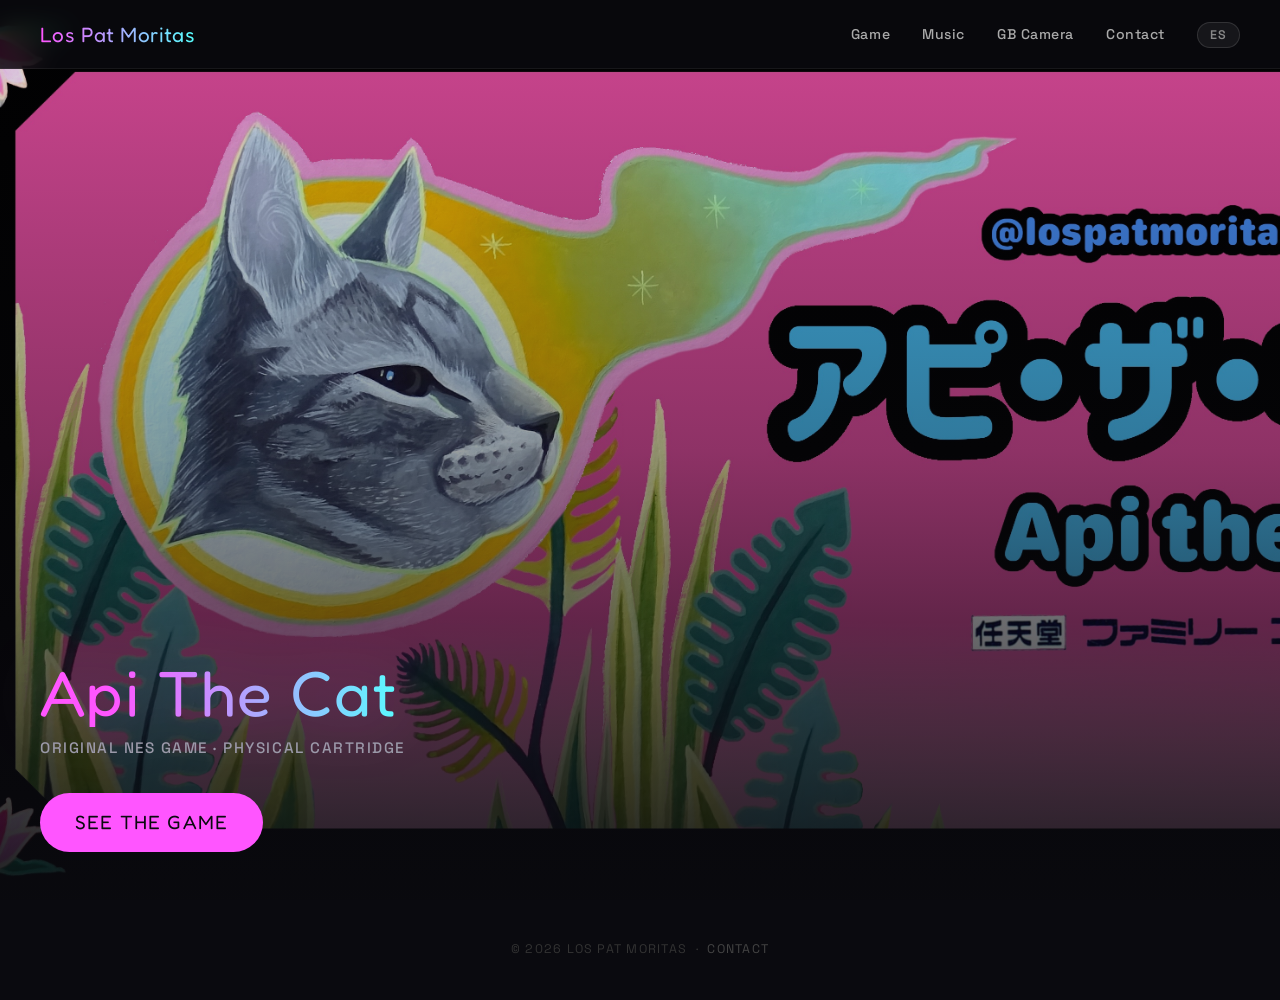
<file: index.html>
<!DOCTYPE html>
<html lang="es">
<head>
  <meta charset="UTF-8">
  <meta name="viewport" content="width=device-width, initial-scale=1.0">
  <title>Los Pat Moritas</title>
  <link rel="preconnect" href="https://fonts.googleapis.com">
  <link href="https://fonts.googleapis.com/css2?family=Fredoka+One&family=Space+Grotesk:wght@400;500;700&display=swap" rel="stylesheet">
  <link rel="stylesheet" href="css/style.css?v=3">
</head>
<body>

  <nav>
    <a class="logo" href="index.html">Los Pat Moritas</a>
    <ul>
      <li><a href="juego.html" data-i18n="nav.game">Juego</a></li>
      <li><a href="musica.html" data-i18n="nav.music">Música</a></li>
      <li><a href="gbcamera/index.html" data-i18n="nav.gbcamera">GB Camera</a></li>
      <li><a href="contacto.html" data-i18n="nav.contact">Contacto</a></li>
      <li><button id="lang-toggle" class="lang-btn">EN</button></li>
    </ul>
  </nav>

  <a class="hero" href="juego.html">
    <img src="assets/cover.jpg" alt="Api The Cat — NES cartridge game">
    <div class="hero-overlay"></div>
    <div class="hero-text">
      <h1>Api The Cat</h1>
      <p data-i18n="hero.subtitle">Juego original para NES · Cartucho físico</p>
      <span class="hero-cta" data-i18n="hero.cta">Ver el juego</span>
    </div>
  </a>

  <footer>
    <p><span data-i18n="footer.copy">© 2026 Los Pat Moritas</span> &nbsp;·&nbsp; <a href="contacto.html" data-i18n="nav.contact">Contacto</a></p>
  </footer>

  <script src="js/lang.js"></script>
</body>
</html>
</file>
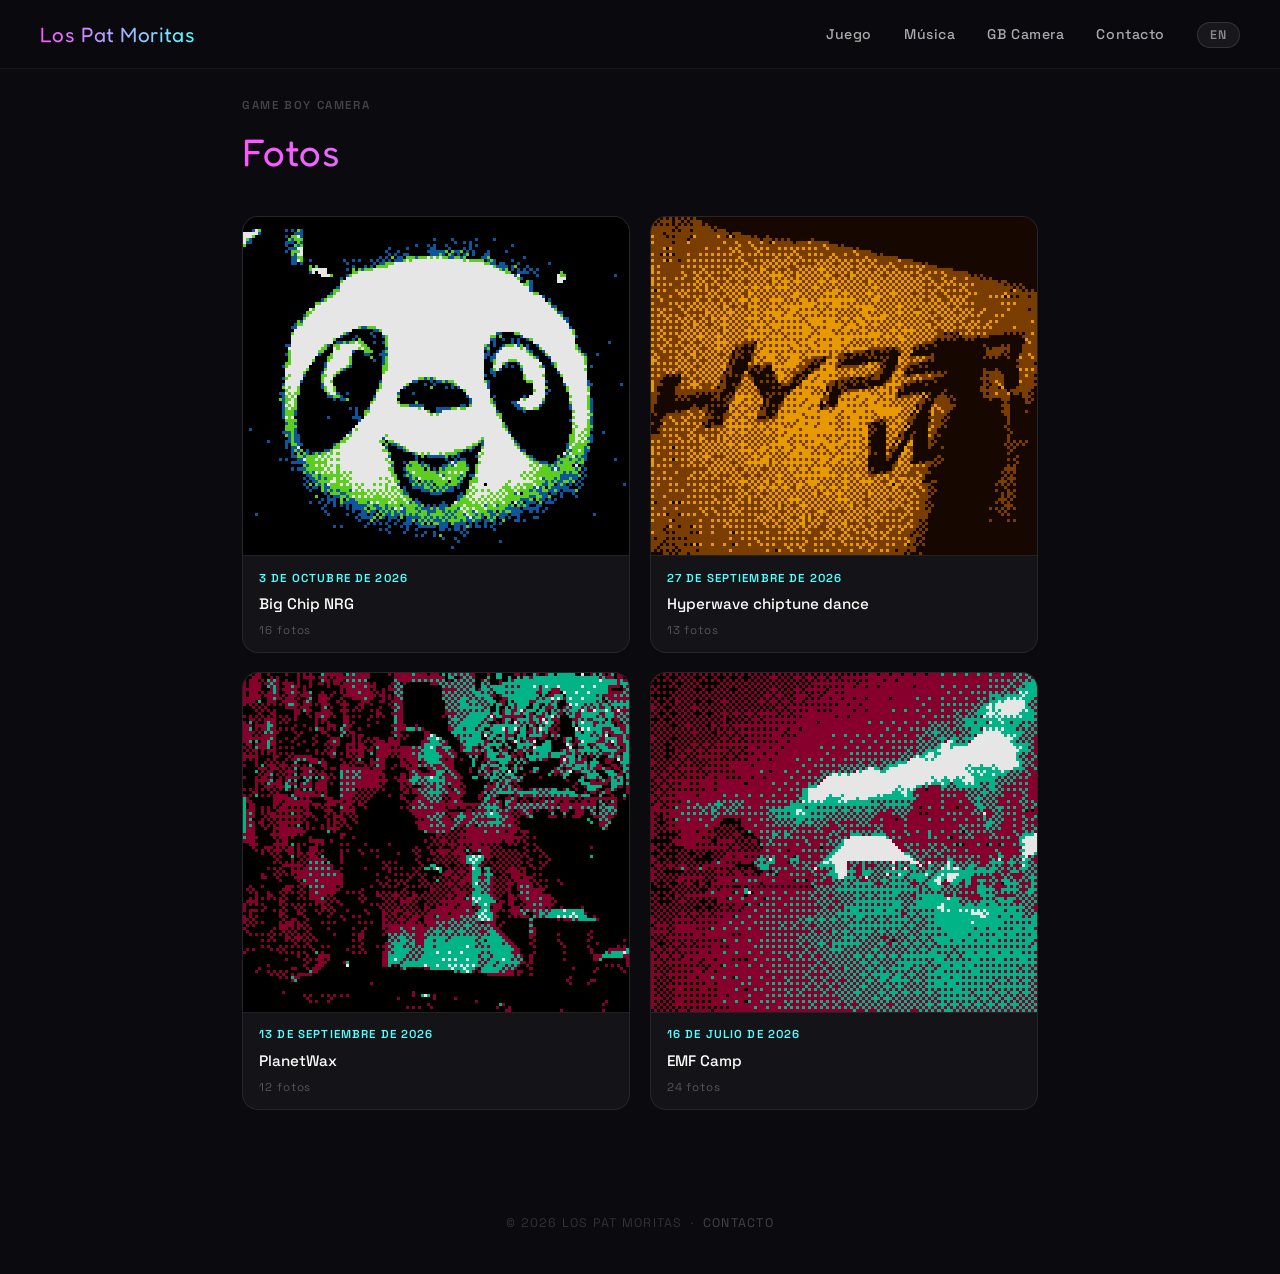
<file: gbcamera/index.html>
<!DOCTYPE html>
<html lang="es">
<head>
  <meta charset="UTF-8">
  <meta name="viewport" content="width=device-width, initial-scale=1.0">
  <title>Fotos — Los Pat Moritas</title>
  <link rel="preconnect" href="https://fonts.googleapis.com">
  <link href="https://fonts.googleapis.com/css2?family=Fredoka+One&family=Space+Grotesk:wght@400;500;700&display=swap" rel="stylesheet">
  <link rel="stylesheet" href="../css/style.css?v=3">
  <style>
    .gb-label { font-size:.72rem; color:#444; letter-spacing:.14em;
                 text-transform:uppercase; margin-bottom:.5rem; font-weight:600; }
    .albums { display:grid;
               grid-template-columns:repeat(auto-fill,minmax(260px,1fr));
               gap:1.2rem; margin-top:2rem; }
    .album-card { display:block; text-decoration:none; border-radius:16px;
                   overflow:hidden; border:1px solid rgba(255,255,255,0.08);
                   background:rgba(255,255,255,0.04);
                   transition:border-color .2s, transform .15s, box-shadow .2s; }
    .album-card:hover { border-color:var(--cyan); transform:translateY(-2px);
                         box-shadow:0 8px 24px -12px rgba(85,255,255,0.4); }
    .album-card img { width:100%; aspect-ratio:128/112; object-fit:cover;
                       display:block; image-rendering:pixelated;
                       filter:brightness(0.9); transition:filter .2s; }
    .album-card:hover img { filter:brightness(1.05); }
    .album-info { padding:.8rem 1rem; border-top:1px solid rgba(255,255,255,0.06); }
    .album-date { font-size:.72rem; color:var(--cyan); letter-spacing:.1em;
                   text-transform:uppercase; margin-bottom:.3rem; font-weight:600; }
    .album-title { font-size:.95rem; color:var(--white); font-weight:500; }
    .album-count { font-size:.72rem; color:#555; margin-top:.3rem; letter-spacing:.08em; }
  </style>
</head>
<body>

  <nav>
    <a class="logo" href="../index.html">Los Pat Moritas</a>
    <ul>
      <li><a href="../juego.html" data-i18n="nav.game">Juego</a></li>
      <li><a href="../musica.html" data-i18n="nav.music">Música</a></li>
      <li><a href="../gbcamera/index.html" data-i18n="nav.gbcamera">GB Camera</a></li>
      <li><a href="../contacto.html" data-i18n="nav.contact">Contacto</a></li>
      <li><button id="lang-toggle" class="lang-btn">EN</button></li>
    </ul>
  </nav>

  <section class="page-section">
    <p class="gb-label">Game Boy Camera</p>
    <h2>Fotos</h2>
    <div class="albums">
      <a class="album-card" href="261003-big-chip-nrg/index.html">
        <img src="261003-big-chip-nrg/IMG_PC01.png" alt="Big Chip NRG">
        <div class="album-info">
          <p class="album-date">3 de octubre de 2026</p>
          <p class="album-title">Big Chip NRG</p>
          <p class="album-count">16 fotos</p>
        </div>
      </a>
      <a class="album-card" href="260927-hyperwave-chiptune-dance/index.html">
        <img src="260927-hyperwave-chiptune-dance/IMG_PC00.png" alt="Hyperwave chiptune dance">
        <div class="album-info">
          <p class="album-date">27 de septiembre de 2026</p>
          <p class="album-title">Hyperwave chiptune dance</p>
          <p class="album-count">13 fotos</p>
        </div>
      </a>
      <a class="album-card" href="260913-planetwax/index.html">
        <img src="260913-planetwax/IMG_PC02.png" alt="PlanetWax">
        <div class="album-info">
          <p class="album-date">13 de septiembre de 2026</p>
          <p class="album-title">PlanetWax</p>
          <p class="album-count">12 fotos</p>
        </div>
      </a>
      <a class="album-card" href="260716-emf-camp/index.html">
        <img src="260716-emf-camp/IMG_PC01.png" alt="EMF Camp">
        <div class="album-info">
          <p class="album-date">16 de julio de 2026</p>
          <p class="album-title">EMF Camp</p>
          <p class="album-count">24 fotos</p>
        </div>
      </a>
    </div>
  </section>

  <footer>
    <p>© 2026 Los Pat Moritas &nbsp;·&nbsp; <a href="../contacto.html">Contacto</a></p>
  </footer>

</body>
</html>
</file>
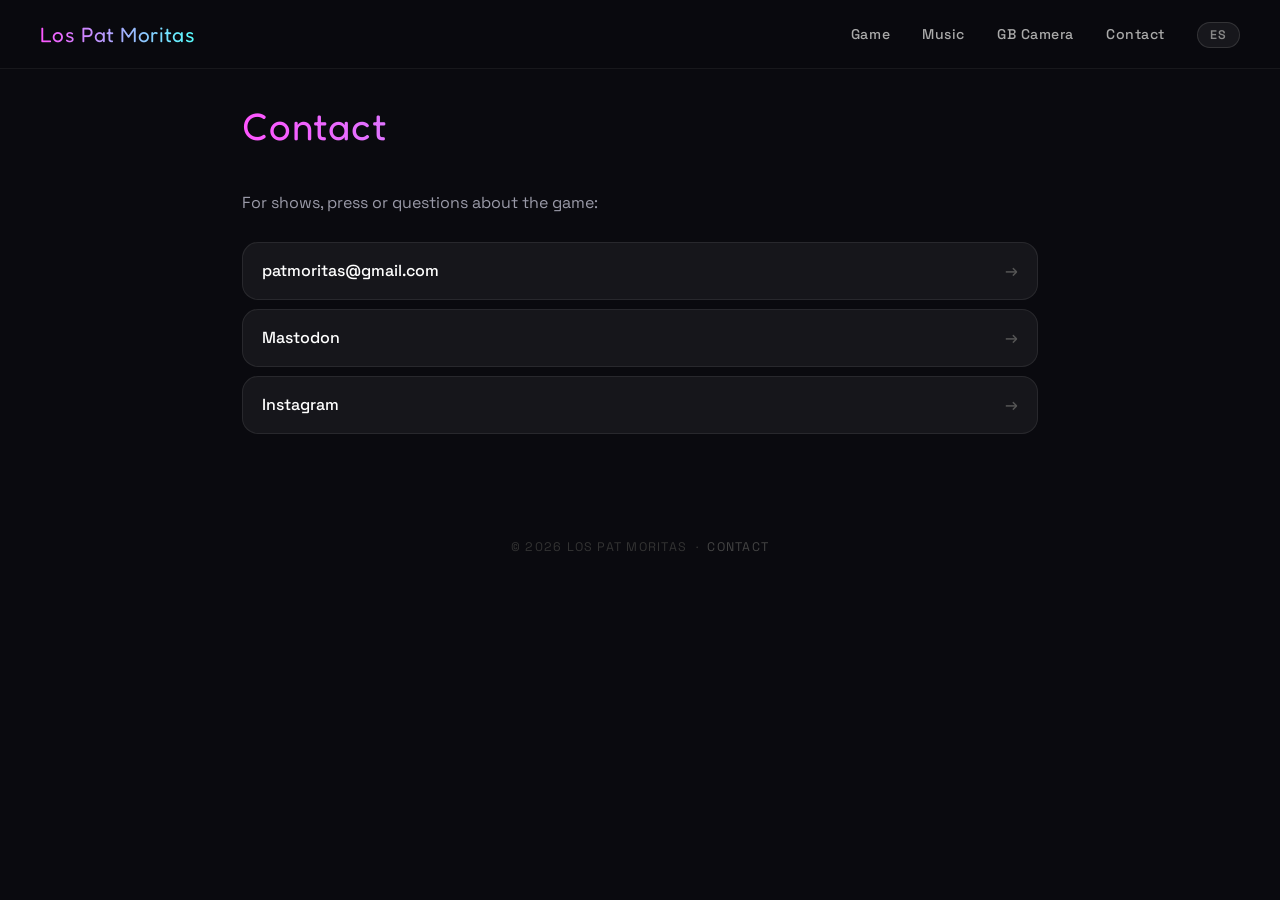
<file: contacto.html>
<!DOCTYPE html>
<html lang="es">
<head>
  <meta charset="UTF-8">
  <meta name="viewport" content="width=device-width, initial-scale=1.0">
  <title>Contacto — Los Pat Moritas</title>
  <link rel="preconnect" href="https://fonts.googleapis.com">
  <link href="https://fonts.googleapis.com/css2?family=Fredoka+One&family=Space+Grotesk:wght@400;500;700&display=swap" rel="stylesheet">
  <link rel="stylesheet" href="css/style.css?v=3">
</head>
<body>

  <nav>
    <a class="logo" href="index.html">Los Pat Moritas</a>
    <ul>
      <li><a href="juego.html" data-i18n="nav.game">Juego</a></li>
      <li><a href="musica.html" data-i18n="nav.music">Música</a></li>
      <li><a href="gbcamera/index.html" data-i18n="nav.gbcamera">GB Camera</a></li>
      <li><a href="contacto.html" data-i18n="nav.contact">Contacto</a></li>
      <li><button id="lang-toggle" class="lang-btn">EN</button></li>
    </ul>
  </nav>

  <section class="page-section">
    <h2 data-i18n="contact.title">Contacto</h2>

    <p class="game-description" data-i18n="contact.desc">
      Para shows, prensa o preguntas sobre el juego:
    </p>

    <div class="music-links">
      <a href="mailto:patmoritas@gmail.com">patmoritas@gmail.com</a>
      <a href="https://mastodonapp.uk/@nakumorita" target="_blank" rel="noopener">Mastodon</a>
      <a href="https://www.instagram.com/lospatmoritas/" target="_blank" rel="noopener">Instagram</a>
    </div>
  </section>

  <footer>
    <p><span data-i18n="footer.copy">© 2026 Los Pat Moritas</span> &nbsp;·&nbsp; <a href="contacto.html" data-i18n="nav.contact">Contacto</a></p>
  </footer>

  <script src="js/lang.js"></script>
</body>
</html>
</file>
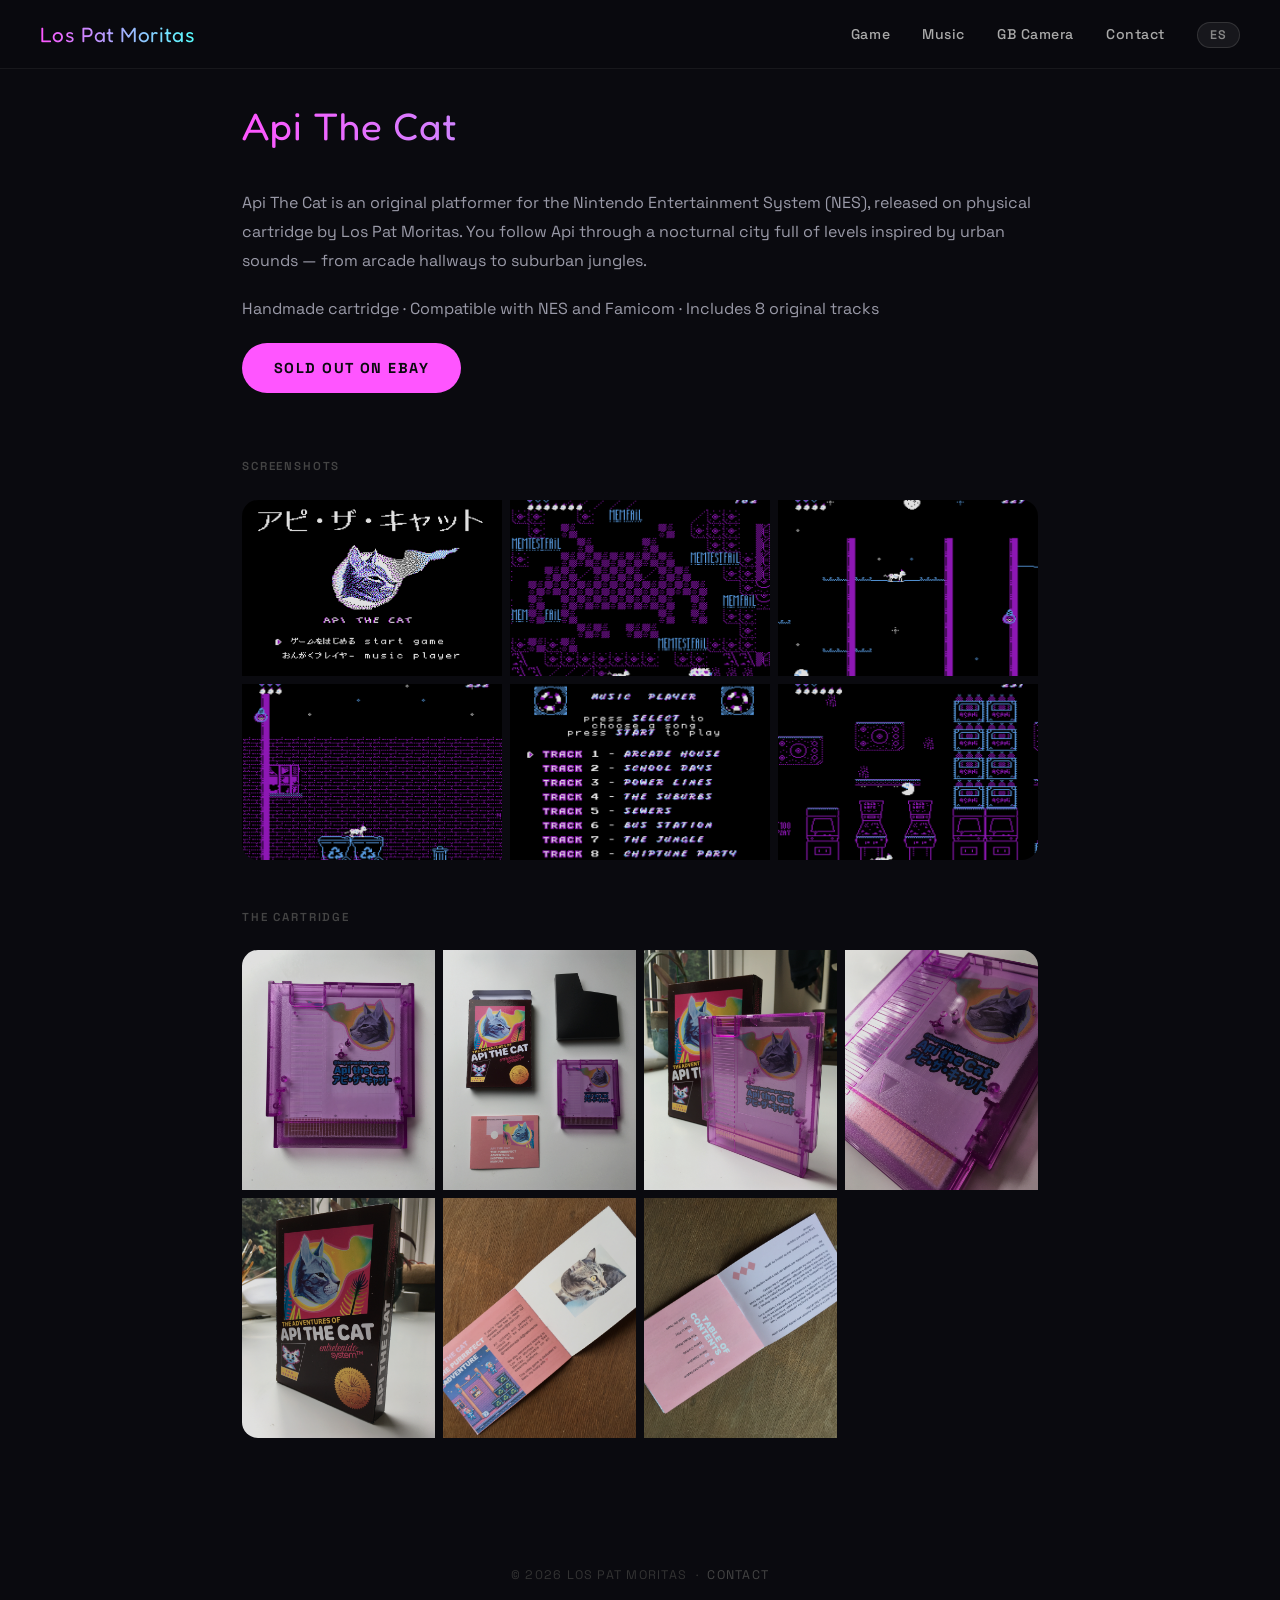
<file: juego.html>
<!DOCTYPE html>
<html lang="es">
<head>
  <meta charset="UTF-8">
  <meta name="viewport" content="width=device-width, initial-scale=1.0">
  <title>Api The Cat — Los Pat Moritas</title>
  <link rel="preconnect" href="https://fonts.googleapis.com">
  <link href="https://fonts.googleapis.com/css2?family=Fredoka+One&family=Space+Grotesk:wght@400;500;700&display=swap" rel="stylesheet">
  <link rel="stylesheet" href="css/style.css?v=3">
</head>
<body>

  <nav>
    <a class="logo" href="index.html">Los Pat Moritas</a>
    <ul>
      <li><a href="juego.html" data-i18n="nav.game">Juego</a></li>
      <li><a href="musica.html" data-i18n="nav.music">Música</a></li>
      <li><a href="gbcamera/index.html" data-i18n="nav.gbcamera">GB Camera</a></li>
      <li><a href="contacto.html" data-i18n="nav.contact">Contacto</a></li>
      <li><button id="lang-toggle" class="lang-btn">EN</button></li>
    </ul>
  </nav>

  <section class="page-section">
    <h2 data-i18n="game.title">Api The Cat</h2>

    <!-- Reemplazar src con el GIF real cuando esté listo -->
    <!-- <img class="game-gif" src="assets/gameplay.gif" alt="Api The Cat gameplay"> -->

    <p class="game-description" data-i18n="game.desc1">
      Api The Cat es un juego de plataformas original para Nintendo Entertainment System (NES),
      publicado en cartucho físico por Los Pat Moritas. Seguís a Api por una ciudad nocturna llena
      de niveles inspirados en sonidos urbanos — desde pasillos de arcade hasta junglas suburbanas.
    </p>

    <p class="game-description" data-i18n="game.desc2">
      Cartucho fabricado a mano · Compatible con NES y Famicom · Incluye 8 temas originales
    </p>

    <a class="buy-btn" href="https://ebay.io/m/71YJVq" target="_blank" rel="noopener" data-i18n="game.buyEbay">
      Comprar en eBay
    </a>

    <h3 class="screenshots-title" data-i18n="game.screenshots">Capturas de pantalla</h3>

    <div class="game-screenshots game-screenshots--wide">
      <img src="assets/screenshots/screen-01.png" alt="Api The Cat">
      <img src="assets/screenshots/screen-04.png" alt="Api The Cat">
      <img src="assets/screenshots/screen-05.png" alt="Api The Cat">
      <img src="assets/screenshots/screen-06.png" alt="Api The Cat">
      <img src="assets/screenshots/screen-11.png" alt="Api The Cat">
      <img src="assets/screenshots/screen-14.png" alt="Api The Cat">
    </div>

    <h3 class="screenshots-title" data-i18n="game.cartridge">El cartucho</h3>

    <div class="game-screenshots">
      <img src="assets/fotos/cartucho-front.jpg" alt="Api The Cat cartridge">
      <img src="assets/fotos/contenido-completo.jpg" alt="Api The Cat complete contents">
      <img src="assets/fotos/cartucho-caja.jpg" alt="Api The Cat cartridge and box">
      <img src="assets/fotos/cartucho-detalle2.jpg" alt="Api The Cat cartridge detail">
      <img src="assets/fotos/caja-frente2.jpg" alt="Api The Cat box front">
      <img src="assets/fotos/manual-abierto.jpg" alt="Api The Cat manual">
      <img src="assets/fotos/manual-contenido.jpg" alt="Api The Cat manual contents">
    </div>
  </section>

  <footer>
    <p><span data-i18n="footer.copy">© 2026 Los Pat Moritas</span> &nbsp;·&nbsp; <a href="contacto.html" data-i18n="nav.contact">Contacto</a></p>
  </footer>

  <script src="js/lang.js"></script>
</body>
</html>
</file>
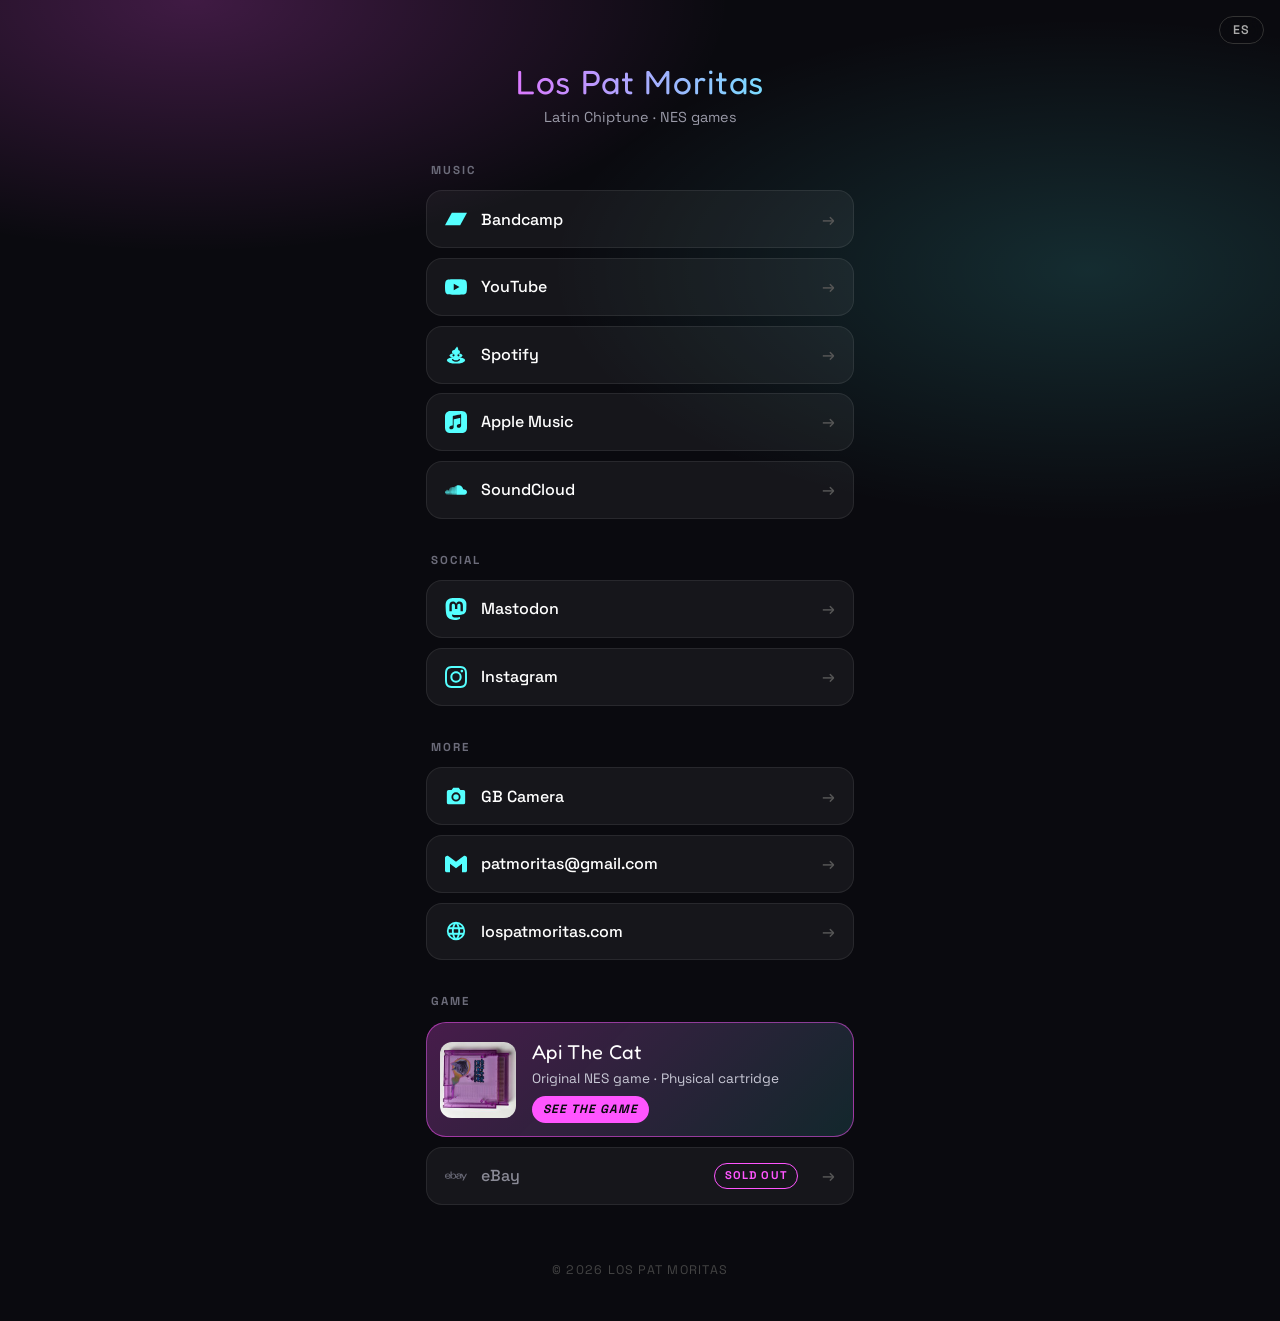
<file: links.html>
<!DOCTYPE html>
<html lang="es">
<head>
  <meta charset="UTF-8">
  <meta name="viewport" content="width=device-width, initial-scale=1.0">
  <title>Los Pat Moritas · Links</title>
  <meta name="description" content="Latin Chiptune y Api The Cat, juego original para NES.">
  <meta name="theme-color" content="#0a0a0f">
  <link rel="preconnect" href="https://fonts.googleapis.com">
  <link href="https://fonts.googleapis.com/css2?family=Fredoka+One&family=Space+Grotesk:wght@400;500;700&display=swap" rel="stylesheet">
  <link rel="stylesheet" href="css/style.css?v=2">
  <style>
    body.lt {
      min-height: 100vh;
      font-family: 'Space Grotesk', system-ui, sans-serif;
      background:
        radial-gradient(60% 40% at 15% 0%, rgba(255, 85, 255, 0.22), transparent 70%),
        radial-gradient(60% 40% at 85% 30%, rgba(85, 255, 255, 0.14), transparent 70%),
        #0a0a0f;
      background-attachment: fixed;
    }

    .lt-lang {
      position: fixed;
      top: 1rem;
      right: 1rem;
      z-index: 10;
      border-radius: 999px;
      padding: 0.3rem 0.8rem;
      background: rgba(10, 10, 15, 0.6);
      backdrop-filter: blur(8px);
      color: #aaa;
      border-color: #333;
    }

    .lt-wrap {
      max-width: 460px;
      margin: 0 auto;
      padding: 1.5rem 1rem 2rem;
    }


    .lt-title {
      margin-top: 2.5rem;
      text-align: center;
      font-family: 'Fredoka One', cursive;
      font-weight: normal;
      font-size: 2.1rem;
      line-height: 1.1;
      letter-spacing: 0.02em;
      background: linear-gradient(90deg, var(--magenta), var(--cyan));
      -webkit-background-clip: text;
      background-clip: text;
      color: transparent;
    }

    .lt-tagline {
      margin-top: 0.3rem;
      text-align: center;
      font-size: 0.9rem;
      color: #9a9aa8;
    }

    .lt-heading {
      margin: 2rem 0 0.7rem 0.3rem;
      font-size: 0.72rem;
      font-weight: 700;
      letter-spacing: 0.18em;
      text-transform: uppercase;
      color: #6c6c7a;
    }

    .lt-list {
      display: flex;
      flex-direction: column;
      gap: 0.6rem;
    }

    .lt-link {
      display: flex;
      align-items: center;
      gap: 0.9rem;
      padding: 0.95rem 1.1rem;
      border-radius: 16px;
      background: rgba(255, 255, 255, 0.05);
      border: 1px solid rgba(255, 255, 255, 0.08);
      color: var(--white);
      font-size: 1rem;
      font-weight: 500;
      text-decoration: none;
      overflow-wrap: anywhere;
      transition: transform 0.15s, border-color 0.2s, background 0.2s, box-shadow 0.2s;
    }

    .lt-link:hover,
    .lt-link:focus-visible {
      transform: translateY(-2px);
      border-color: var(--cyan);
      background: rgba(85, 255, 255, 0.08);
      box-shadow: 0 8px 24px -12px rgba(85, 255, 255, 0.6);
      outline: none;
    }

    .lt-link:active { transform: scale(0.98); }

    .lt-link::after {
      content: '→';
      margin-left: auto;
      color: #555;
      transition: color 0.2s, transform 0.2s;
    }

    .lt-link:hover::after { color: var(--cyan); transform: translateX(3px); }

    .lt-icon {
      flex: none;
      width: 22px;
      height: 22px;
      background: var(--cyan);
      -webkit-mask: var(--i) center / contain no-repeat;
      mask: var(--i) center / contain no-repeat;
    }

    /* Api The Cat card */
    .lt-game {
      display: flex;
      align-items: center;
      gap: 1rem;
      padding: 0.8rem;
      border-radius: 20px;
      background: linear-gradient(135deg, rgba(255, 85, 255, 0.25), rgba(85, 255, 255, 0.12));
      border: 1px solid rgba(255, 85, 255, 0.5);
      color: var(--white);
      text-decoration: none;
      transition: transform 0.15s, box-shadow 0.2s;
    }

    .lt-game:hover {
      transform: translateY(-2px);
      box-shadow: 0 12px 30px -12px rgba(255, 85, 255, 0.7);
    }

    .lt-game img {
      flex: none;
      width: 76px;
      height: 76px;
      border-radius: 12px;
      object-fit: cover;
    }

    .lt-game strong {
      display: block;
      font-family: 'Fredoka One', cursive;
      font-weight: normal;
      font-size: 1.25rem;
      letter-spacing: 0.02em;
    }

    .lt-game span {
      display: block;
      font-size: 0.85rem;
      color: #c9c9d6;
    }

    .lt-game .lt-cta {
      margin-top: 0.4rem;
      display: inline-block;
      padding: 0.25rem 0.7rem;
      border-radius: 999px;
      background: var(--magenta);
      color: var(--black);
      font-size: 0.75rem;
      font-weight: 700;
      letter-spacing: 0.08em;
      text-transform: uppercase;
    }

    .lt-soldout { color: #8a8a96; }
    .lt-soldout .lt-icon { background: #6c6c7a; }

    .lt-badge {
      margin-left: auto;
      padding: 0.2rem 0.6rem;
      border-radius: 999px;
      border: 1px solid var(--magenta);
      color: var(--magenta);
      font-size: 0.7rem;
      font-weight: 700;
      letter-spacing: 0.1em;
      text-transform: uppercase;
    }

    .lt-soldout::after { margin-left: 0.6rem; }

    body.lt footer {
      border-top: none;
      padding: 1.5rem 1rem 2.5rem;
      color: #444;
      font-family: 'Space Grotesk', system-ui, sans-serif;
    }
  </style>
</head>
<body class="lt">

  <button id="lang-toggle" class="lang-btn lt-lang">EN</button>

  <main class="lt-wrap">

    <h1 class="lt-title">Los Pat Moritas</h1>
    <p class="lt-tagline" data-i18n="links.tagline">Latin Chiptune · Juegos para NES</p>

    <h2 class="lt-heading" data-i18n="nav.music">Música</h2>
    <div class="lt-list">
      <a class="lt-link" href="https://nakumorita.bandcamp.com" target="_blank" rel="noopener"><i class="lt-icon" style="--i:url(assets/icons/bandcamp.svg)"></i>Bandcamp</a>
      <a class="lt-link" id="yt-link" href="https://www.youtube.com/watch?v=zd194ZJDv5o&list=PLIrZHScjLze4" target="_blank" rel="noopener"><i class="lt-icon" style="--i:url(assets/icons/youtube.svg)"></i>YouTube</a>
      <a class="lt-link" href="https://open.spotify.com/artist/2Is9MSVACGwSVnPEmUxqer" target="_blank" rel="noopener"><i class="lt-icon" style="--i:url(assets/icons/poop.svg)"></i>Spotify</a>
      <a class="lt-link" href="https://music.apple.com/us/artist/los-pat-moritas/1152970094" target="_blank" rel="noopener"><i class="lt-icon" style="--i:url(assets/icons/applemusic.svg)"></i>Apple Music</a>
      <a class="lt-link" href="https://soundcloud.com/patmoritas" target="_blank" rel="noopener"><i class="lt-icon" style="--i:url(assets/icons/soundcloud.svg)"></i>SoundCloud</a>
    </div>

    <h2 class="lt-heading" data-i18n="links.social">Redes</h2>
    <div class="lt-list">
      <a class="lt-link" href="https://mastodonapp.uk/@nakumorita" target="_blank" rel="noopener"><i class="lt-icon" style="--i:url(assets/icons/mastodon.svg)"></i>Mastodon</a>
      <a class="lt-link" href="https://www.instagram.com/lospatmoritas/" target="_blank" rel="noopener"><i class="lt-icon" style="--i:url(assets/icons/instagram.svg)"></i>Instagram</a>
    </div>

    <h2 class="lt-heading" data-i18n="links.more">Más</h2>
    <div class="lt-list">
      <a class="lt-link" href="gbcamera/index.html"><i class="lt-icon" style="--i:url(assets/icons/camera.svg)"></i>GB Camera</a>
      <a class="lt-link" href="mailto:patmoritas@gmail.com"><i class="lt-icon" style="--i:url(assets/icons/gmail.svg)"></i>patmoritas@gmail.com</a>
      <a class="lt-link" href="index.html"><i class="lt-icon" style="--i:url(assets/icons/globe.svg)"></i>lospatmoritas.com</a>
    </div>

    <h2 class="lt-heading" data-i18n="links.game">Juego</h2>
    <div class="lt-list">
      <a class="lt-game" href="juego.html">
        <img src="assets/cart-thumb.jpg" alt="">
        <div>
          <strong>Api The Cat</strong>
          <span data-i18n="hero.subtitle">Juego original para NES · Cartucho físico</span>
          <em class="lt-cta" data-i18n="hero.cta">Ver el juego</em>
        </div>
      </a>
      <a class="lt-link lt-soldout" href="https://ebay.io/m/71YJVq" target="_blank" rel="noopener"><i class="lt-icon" style="--i:url(assets/icons/ebay.svg)"></i><span>eBay</span><b class="lt-badge" data-i18n="links.soldout">Agotado</b></a>
    </div>
  </main>

  <footer>
    <p><span data-i18n="footer.copy">© 2026 Los Pat Moritas</span></p>
  </footer>

  <script src="js/lang.js"></script>
  <script>
    const idx = Math.floor(Math.random() * 15) + 1;
    document.getElementById('yt-link').href =
      `https://www.youtube.com/watch?v=zd194ZJDv5o&list=PLIrZHScjLze4&index=${idx}`;
  </script>
  <script>
    Object.assign(translations.es, {
      'links.tagline': 'Latin Chiptune · Juegos para NES',
      'links.social':  'Redes',
      'links.more':    'Más',
      'links.game':    'Juego',
      'links.soldout': 'Agotado',
    });
    Object.assign(translations.en, {
      'links.tagline': 'Latin Chiptune · NES games',
      'links.social':  'Social',
      'links.more':    'More',
      'links.game':    'Game',
      'links.soldout': 'Sold out',
    });
  </script>
</body>
</html>
</file>
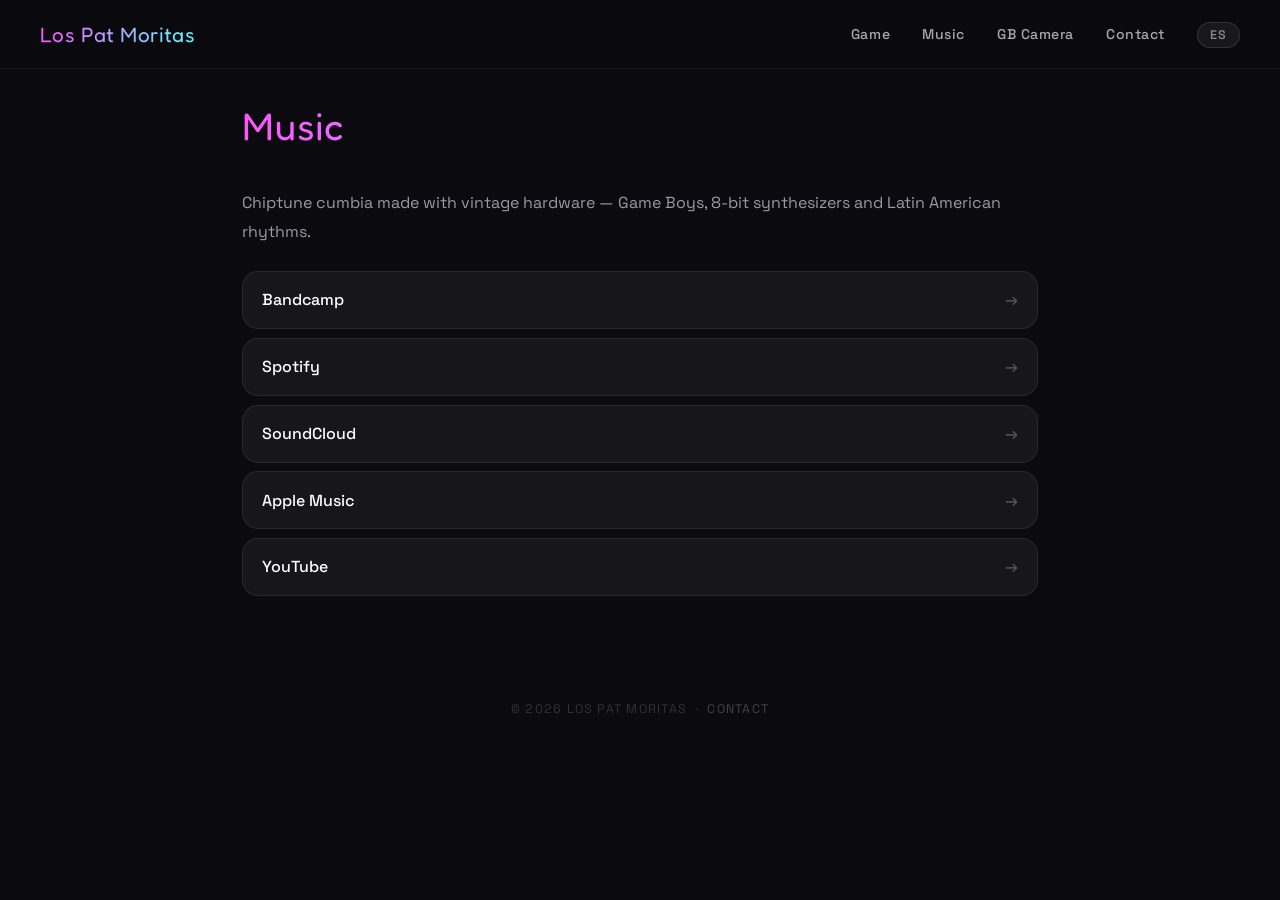
<file: musica.html>
<!DOCTYPE html>
<html lang="es">
<head>
  <meta charset="UTF-8">
  <meta name="viewport" content="width=device-width, initial-scale=1.0">
  <title>Música — Los Pat Moritas</title>
  <link rel="preconnect" href="https://fonts.googleapis.com">
  <link href="https://fonts.googleapis.com/css2?family=Fredoka+One&family=Space+Grotesk:wght@400;500;700&display=swap" rel="stylesheet">
  <link rel="stylesheet" href="css/style.css?v=3">
</head>
<body>

  <nav>
    <a class="logo" href="index.html">Los Pat Moritas</a>
    <ul>
      <li><a href="juego.html" data-i18n="nav.game">Juego</a></li>
      <li><a href="musica.html" data-i18n="nav.music">Música</a></li>
      <li><a href="gbcamera/index.html" data-i18n="nav.gbcamera">GB Camera</a></li>
      <li><a href="contacto.html" data-i18n="nav.contact">Contacto</a></li>
      <li><button id="lang-toggle" class="lang-btn">EN</button></li>
    </ul>
  </nav>

  <section class="page-section">
    <h2 data-i18n="music.title">Música</h2>

    <p class="game-description" data-i18n="music.desc">
      Cumbia chiptune hecha con hardware vintage — Game Boys, sintetizadores de 8 bits
      y ritmos latinoamericanos.
    </p>

    <div class="music-links">
      <a href="https://nakumorita.bandcamp.com" target="_blank" rel="noopener">Bandcamp</a>
      <a href="https://open.spotify.com/artist/2Is9MSVACGwSVnPEmUxqer" target="_blank" rel="noopener">Spotify</a>
      <a href="https://soundcloud.com/patmoritas" target="_blank" rel="noopener">SoundCloud</a>
      <a href="https://music.apple.com/us/artist/los-pat-moritas/1152970094" target="_blank" rel="noopener">Apple Music</a>
      <a href="https://www.youtube.com/c/LosPatMoritas" target="_blank" rel="noopener">YouTube</a>
    </div>
  </section>

  <footer>
    <p><span data-i18n="footer.copy">© 2026 Los Pat Moritas</span> &nbsp;·&nbsp; <a href="contacto.html" data-i18n="nav.contact">Contacto</a></p>
  </footer>

  <script src="js/lang.js"></script>
</body>
</html>
</file>
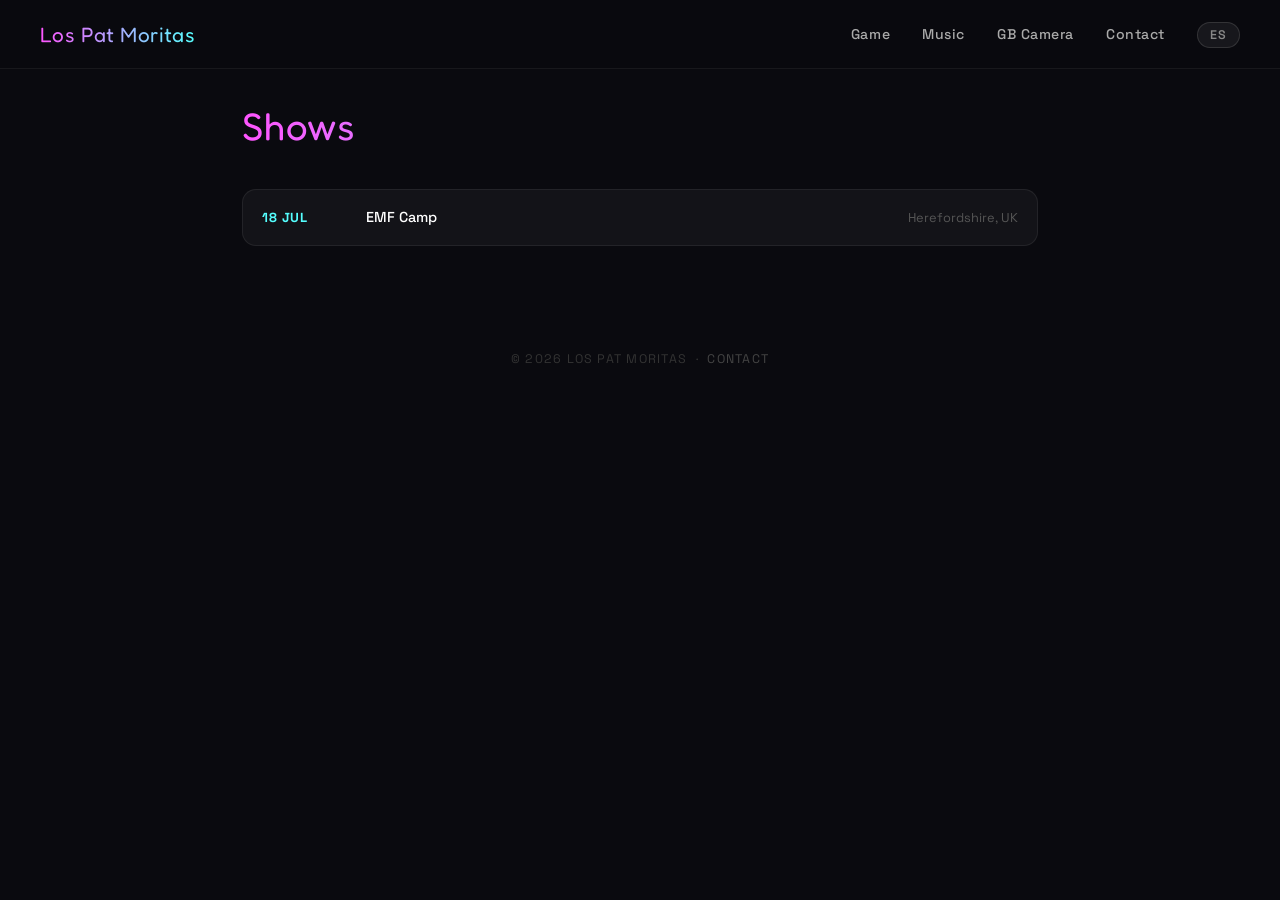
<file: shows.html>
<!DOCTYPE html>
<html lang="es">
<head>
  <meta charset="UTF-8">
  <meta name="viewport" content="width=device-width, initial-scale=1.0">
  <title>Shows — Los Pat Moritas</title>
  <link rel="preconnect" href="https://fonts.googleapis.com">
  <link href="https://fonts.googleapis.com/css2?family=Fredoka+One&family=Space+Grotesk:wght@400;500;700&display=swap" rel="stylesheet">
  <link rel="stylesheet" href="css/style.css?v=3">
</head>
<body>

  <nav>
    <a class="logo" href="index.html">Los Pat Moritas</a>
    <ul>
      <li><a href="juego.html" data-i18n="nav.game">Juego</a></li>
      <li><a href="musica.html" data-i18n="nav.music">Música</a></li>
      <li><a href="gbcamera/index.html" data-i18n="nav.gbcamera">GB Camera</a></li>
      <li><a href="contacto.html" data-i18n="nav.contact">Contacto</a></li>
      <li><button id="lang-toggle" class="lang-btn">EN</button></li>
    </ul>
  </nav>

  <section class="page-section">
    <h2 data-i18n="shows.title">Shows</h2>

    <ul class="shows-list">
      <li>
        <span class="date">18 JUL</span>
        <a class="venue" href="https://www.emfcamp.org" target="_blank" rel="noopener">EMF Camp</a>
        <span class="city">Herefordshire, UK</span>
      </li>
    </ul>
  </section>

  <footer>
    <p><span data-i18n="footer.copy">© 2026 Los Pat Moritas</span> &nbsp;·&nbsp; <a href="contacto.html" data-i18n="nav.contact">Contacto</a></p>
  </footer>

  <script src="js/lang.js"></script>
</body>
</html>
</file>
<file: css/style.css>
:root {
  --black:   #0a0a0f;
  --cyan:    #55FFFF;
  --magenta: #FF55FF;
  --white:   #FFFFFF;
}

*, *::before, *::after { box-sizing: border-box; margin: 0; padding: 0; }

html { scroll-behavior: smooth; }

body {
  background: var(--black);
  color: var(--white);
  font-family: 'Space Grotesk', system-ui, sans-serif;
  font-size: 16px;
  line-height: 1.6;
}

/* ── NAV ── */
nav {
  position: fixed;
  top: 0;
  left: 0;
  right: 0;
  z-index: 100;
  display: flex;
  justify-content: space-between;
  align-items: center;
  padding: 1.1rem 2.5rem;
  background: rgba(10, 10, 15, 0.85);
  backdrop-filter: blur(12px);
  border-bottom: 1px solid rgba(255, 255, 255, 0.06);
}

nav .logo {
  font-family: 'Fredoka One', cursive;
  font-size: 1.3rem;
  font-weight: normal;
  background: linear-gradient(90deg, var(--magenta), var(--cyan));
  -webkit-background-clip: text;
  background-clip: text;
  color: transparent;
  text-decoration: none;
  letter-spacing: 0.02em;
}

nav ul {
  list-style: none;
  display: flex;
  gap: 2rem;
}

nav ul a {
  color: #aaa;
  text-decoration: none;
  font-size: 0.88rem;
  font-weight: 500;
  letter-spacing: 0.04em;
  transition: color 0.2s;
}

nav ul a:hover { color: var(--cyan); }

.lang-btn {
  background: rgba(255, 255, 255, 0.06);
  border: 1px solid rgba(255, 255, 255, 0.12);
  border-radius: 999px;
  color: #888;
  font-family: inherit;
  font-size: 0.78rem;
  font-weight: 600;
  letter-spacing: 0.08em;
  padding: 0.25rem 0.75rem;
  cursor: pointer;
  transition: border-color 0.2s, color 0.2s;
}

.lang-btn:hover {
  border-color: var(--cyan);
  color: var(--cyan);
}

/* ── HERO ── */
.hero {
  position: relative;
  width: 100%;
  height: 100vh;
  display: flex;
  align-items: flex-end;
  justify-content: flex-start;
  overflow: hidden;
  cursor: pointer;
  text-decoration: none;
}

.hero img {
  position: absolute;
  inset: 0;
  width: 100%;
  height: 100%;
  object-fit: cover;
  object-position: 10% center;
  display: block;
}

.hero-overlay {
  position: absolute;
  inset: 0;
  background: linear-gradient(
    to top,
    rgba(10, 10, 15, 0.92) 0%,
    rgba(10, 10, 15, 0.4) 50%,
    rgba(10, 10, 15, 0.1) 100%
  );
}

.hero-text {
  position: relative;
  z-index: 2;
  padding: 3rem 2.5rem;
}

.hero-text h1 {
  font-family: 'Fredoka One', cursive;
  font-size: clamp(2.4rem, 5vw, 4.5rem);
  font-weight: normal;
  background: linear-gradient(90deg, var(--magenta) 20%, var(--cyan) 100%);
  -webkit-background-clip: text;
  background-clip: text;
  color: transparent;
  letter-spacing: 0.02em;
  line-height: 1.05;
  filter: drop-shadow(0 0 32px rgba(255, 85, 255, 0.3));
}

.hero-text p {
  margin-top: 0.6rem;
  font-size: 0.95rem;
  font-weight: 500;
  color: #9a9aa8;
  letter-spacing: 0.1em;
  text-transform: uppercase;
}

.hero-cta {
  display: inline-block;
  margin-top: 2rem;
  padding: 0.9rem 2.2rem;
  border-radius: 999px;
  background: var(--magenta);
  color: var(--black);
  font-family: 'Fredoka One', cursive;
  font-size: 1.2rem;
  font-weight: normal;
  letter-spacing: 0.06em;
  text-transform: uppercase;
  text-decoration: none;
  transition: background 0.2s, box-shadow 0.2s, transform 0.15s;
  animation: cta-pulse 2.4s ease-in-out infinite;
}

.hero-cta:hover {
  background: var(--cyan);
  transform: translateY(-2px);
  box-shadow: 0 8px 28px -8px rgba(85, 255, 255, 0.7);
  animation: none;
}

@keyframes cta-pulse {
  0%, 100% { box-shadow: 0 0 0 0 rgba(255, 85, 255, 0.5); }
  50%       { box-shadow: 0 0 0 12px rgba(255, 85, 255, 0); }
}

/* ── PAGE SECTIONS ── */
.page-section {
  max-width: 860px;
  margin: 0 auto;
  padding: 6rem 2rem 4rem;
}

.page-section h2 {
  font-family: 'Fredoka One', cursive;
  font-size: clamp(1.8rem, 3vw, 2.6rem);
  font-weight: normal;
  background: linear-gradient(90deg, var(--magenta), var(--cyan));
  -webkit-background-clip: text;
  background-clip: text;
  color: transparent;
  margin-bottom: 2rem;
  letter-spacing: 0.02em;
}

/* ── GAME PAGE ── */
.screenshots-title {
  font-size: 0.72rem;
  text-transform: uppercase;
  letter-spacing: 0.16em;
  color: #444;
  margin: 3rem 0 1rem;
  font-weight: 600;
}

.game-screenshots {
  display: grid;
  grid-template-columns: repeat(auto-fill, minmax(160px, 1fr));
  grid-auto-rows: 240px;
  gap: 0.5rem;
  margin: 1.5rem 0;
  border-radius: 16px;
  overflow: hidden;
}

.game-screenshots img {
  width: 100%;
  height: 240px;
  object-fit: cover;
  display: block;
  filter: brightness(0.88);
  transition: transform 0.2s, filter 0.2s;
}

.game-screenshots img:hover {
  transform: scale(1.04);
  filter: brightness(1.05);
  position: relative;
  z-index: 1;
}

.game-screenshots--wide {
  grid-template-columns: repeat(auto-fill, minmax(240px, 1fr));
  grid-auto-rows: 176px;
}

.game-screenshots--wide img { height: 176px; }

.game-description {
  font-size: 1rem;
  line-height: 1.8;
  color: #9a9aa8;
  margin-bottom: 1.2rem;
}

.buy-btn {
  display: inline-block;
  padding: 0.85rem 2rem;
  border-radius: 999px;
  background: var(--magenta);
  color: var(--black);
  font-family: inherit;
  font-size: 0.9rem;
  font-weight: 700;
  letter-spacing: 0.1em;
  text-transform: uppercase;
  text-decoration: none;
  margin-bottom: 1rem;
  transition: background 0.2s, transform 0.15s, box-shadow 0.2s;
}

.buy-btn:hover {
  background: var(--cyan);
  transform: translateY(-2px);
  box-shadow: 0 8px 24px -8px rgba(85, 255, 255, 0.6);
}

/* ── MUSIC PAGE ── */
.music-links {
  display: flex;
  flex-direction: column;
  gap: 0.55rem;
  margin-top: 1.5rem;
}

.music-links a {
  display: flex;
  align-items: center;
  padding: 0.95rem 1.2rem;
  border-radius: 16px;
  background: rgba(255, 255, 255, 0.05);
  border: 1px solid rgba(255, 255, 255, 0.08);
  color: var(--white);
  font-size: 1rem;
  font-weight: 500;
  text-decoration: none;
  transition: transform 0.15s, border-color 0.2s, background 0.2s, box-shadow 0.2s;
}

.music-links a::after {
  content: '→';
  margin-left: auto;
  color: #555;
  transition: color 0.2s, transform 0.2s;
}

.music-links a:hover {
  transform: translateY(-2px);
  border-color: var(--cyan);
  background: rgba(85, 255, 255, 0.08);
  box-shadow: 0 8px 24px -12px rgba(85, 255, 255, 0.6);
}

.music-links a:hover::after {
  color: var(--cyan);
  transform: translateX(3px);
}

/* ── SHOWS PAGE ── */
.shows-list {
  list-style: none;
  display: flex;
  flex-direction: column;
  gap: 0.5rem;
  margin-top: 1rem;
}

.shows-list li {
  display: flex;
  align-items: center;
  gap: 1.5rem;
  padding: 1rem 1.2rem;
  border-radius: 14px;
  background: rgba(255, 255, 255, 0.04);
  border: 1px solid rgba(255, 255, 255, 0.07);
  font-size: 0.9rem;
  transition: border-color 0.2s, background 0.2s;
}

.shows-list li:hover {
  border-color: rgba(85, 255, 255, 0.3);
  background: rgba(85, 255, 255, 0.05);
}

.shows-list .date {
  font-weight: 700;
  color: var(--cyan);
  letter-spacing: 0.06em;
  min-width: 5rem;
  font-size: 0.82rem;
}

.shows-list .venue {
  color: var(--white);
  text-decoration: none;
  font-weight: 500;
  transition: color 0.2s;
}

.shows-list .venue:hover { color: var(--cyan); }

.shows-list .city {
  margin-left: auto;
  color: #555;
  font-size: 0.8rem;
}

/* ── FOOTER ── */
footer {
  padding: 2.5rem 2.5rem;
  text-align: center;
  font-size: 0.78rem;
  color: #333;
  letter-spacing: 0.1em;
  text-transform: uppercase;
}

footer a { color: #444; text-decoration: none; }
footer a:hover { color: var(--magenta); }
</file>
